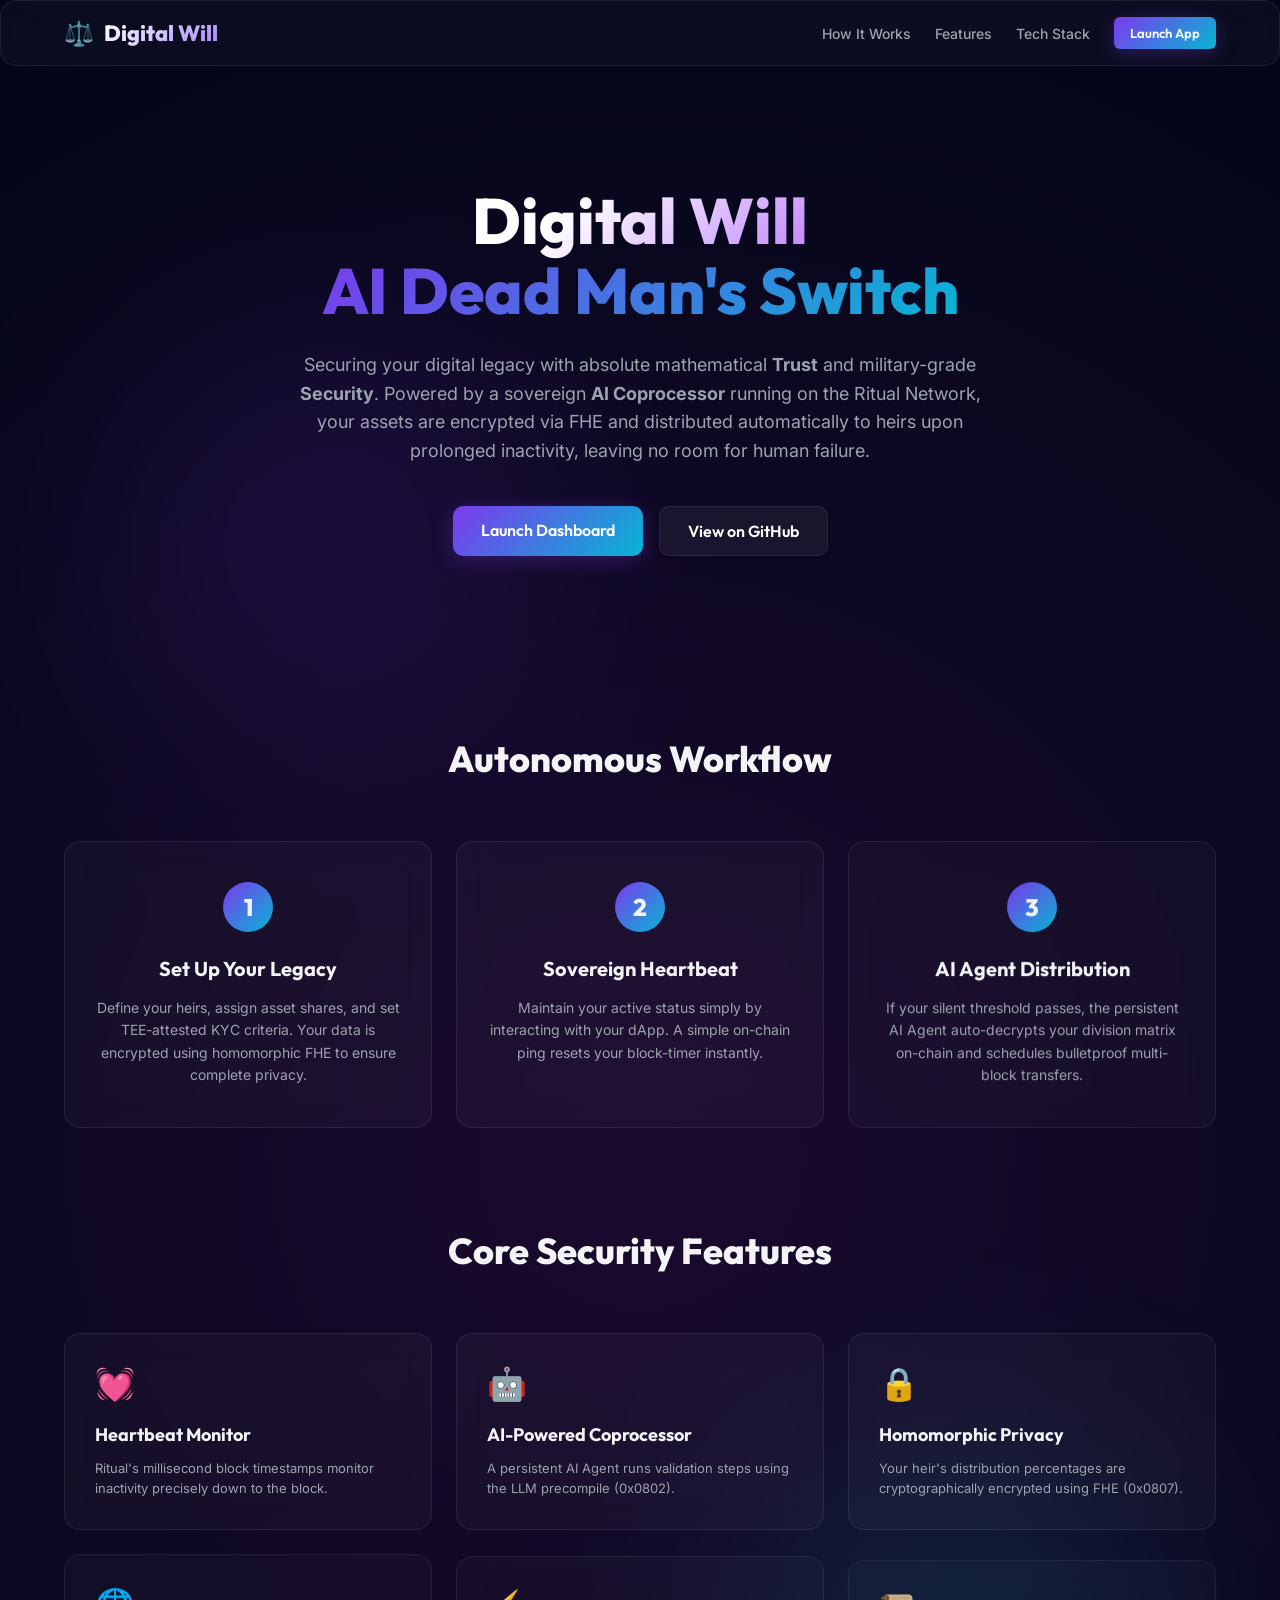
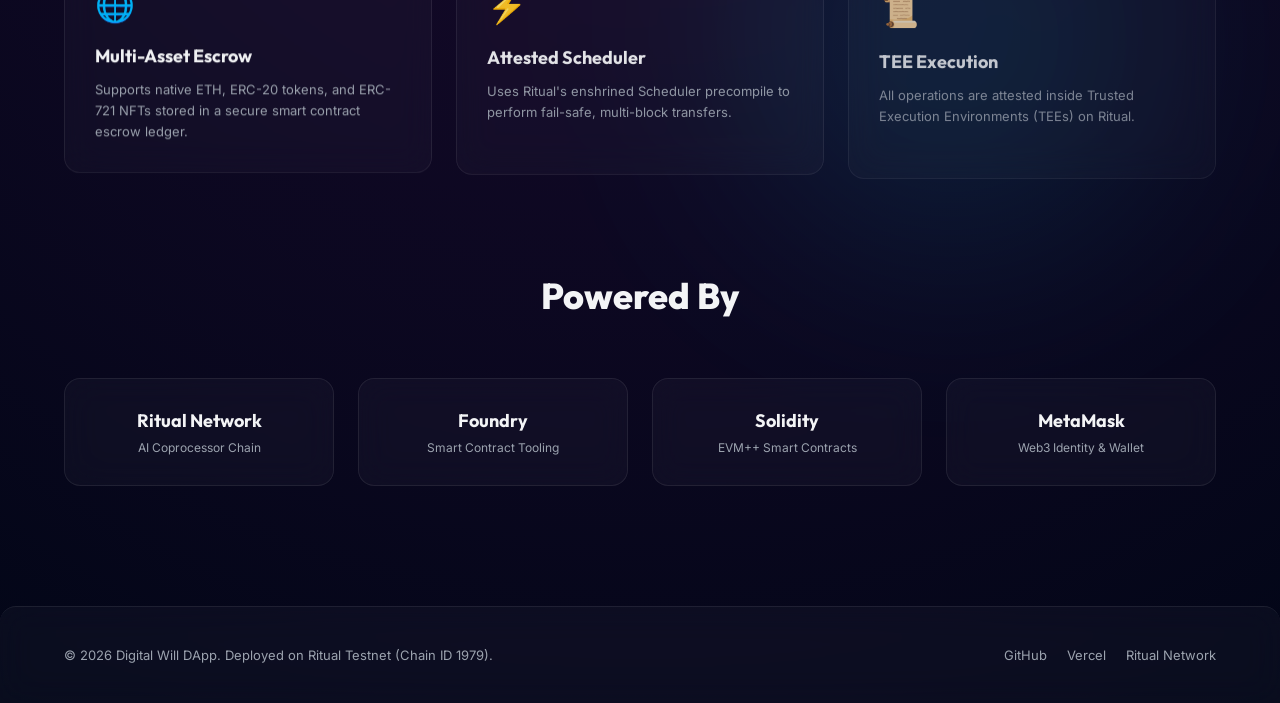
<file: frontend/index.html>
<!DOCTYPE html>
<html lang="en">
<head>
  <meta charset="UTF-8">
  <meta name="viewport" content="width=device-width, initial-scale=1.0">
  <title>Digital Will -- Trustless AI Dead Man's Switch on Ritual</title>
  <!-- Google Fonts: Inter & Outfit -->
  <link rel="preconnect" href="https://fonts.googleapis.com">
  <link rel="preconnect" href="https://fonts.gstatic.com" crossorigin>
  <link href="https://fonts.googleapis.com/css2?family=Inter:wght@300;400;500;600;700&family=Outfit:wght@400;600;800&display=swap" rel="stylesheet">
  <!-- Vanilla CSS for Landing Page -->
  <link rel="stylesheet" href="css/landing.css">
  <!-- GSAP CDN for smooth entrance animations -->
  <script src="https://cdnjs.cloudflare.com/ajax/libs/gsap/3.12.2/gsap.min.js"></script>
</head>
<body>
  <!-- Ambient background glow elements -->
  <div class="glow glow-1"></div>
  <div class="glow glow-2"></div>

  <!-- Header / Navigation -->
  <header class="glass">
    <div class="nav-container">
      <a href="index.html" class="logo">
        <span class="logo-icon">⚖️</span>
        <span class="logo-text">Digital Will</span>
      </a>
      <nav>
        <a href="#how-it-works">How It Works</a>
        <a href="#features">Features</a>
        <a href="#tech-stack">Tech Stack</a>
        <a href="app.html" class="btn btn-primary btn-sm">Launch App</a>
      </nav>
    </div>
  </header>

  <!-- Hero Section -->
  <section class="hero-section">
    <div class="hero-container">
      <h1 class="hero-title">
        <span class="gradient-text-purple">Digital Will</span><br>
        <span class="gradient-text-cyan">AI Dead Man's Switch</span>
      </h1>
      <p class="hero-subtitle">
        Securing your digital legacy with absolute mathematical <strong>Trust</strong> and military-grade <strong>Security</strong>. Powered by a sovereign <strong>AI Coprocessor</strong> running on the Ritual Network, your assets are encrypted via FHE and distributed automatically to heirs upon prolonged inactivity, leaving no room for human failure.
      </p>
      <div class="hero-ctas">
        <a href="app.html" class="btn btn-primary">Launch Dashboard</a>
        <a href="https://github.com" target="_blank" class="btn btn-secondary">View on GitHub</a>
      </div>
    </div>
  </section>

  <!-- How It Works Section -->
  <section id="how-it-works" class="section">
    <h2 class="section-title">Autonomous Workflow</h2>
    <div class="steps-grid">
      <!-- Step 1 -->
      <div class="step-card glass">
        <div class="step-num">1</div>
        <h3>Set Up Your Legacy</h3>
        <p>Define your heirs, assign asset shares, and set TEE-attested KYC criteria. Your data is encrypted using homomorphic FHE to ensure complete privacy.</p>
      </div>
      <!-- Step 2 -->
      <div class="step-card glass">
        <div class="step-num">2</div>
        <h3>Sovereign Heartbeat</h3>
        <p>Maintain your active status simply by interacting with your dApp. A simple on-chain ping resets your block-timer instantly.</p>
      </div>
      <!-- Step 3 -->
      <div class="step-card glass">
        <div class="step-num">3</div>
        <h3>AI Agent Distribution</h3>
        <p>If your silent threshold passes, the persistent AI Agent auto-decrypts your division matrix on-chain and schedules bulletproof multi-block transfers.</p>
      </div>
    </div>
  </section>

  <!-- Features Section -->
  <section id="features" class="section">
    <h2 class="section-title">Core Security Features</h2>
    <div class="features-grid">
      <!-- Feature 1 -->
      <div class="feature-card glass">
        <div class="feature-icon">💓</div>
        <h3>Heartbeat Monitor</h3>
        <p>Ritual's millisecond block timestamps monitor inactivity precisely down to the block.</p>
      </div>
      <!-- Feature 2 -->
      <div class="feature-card glass">
        <div class="feature-icon">🤖</div>
        <h3>AI-Powered Coprocessor</h3>
        <p>A persistent AI Agent runs validation steps using the LLM precompile (0x0802).</p>
      </div>
      <!-- Feature 3 -->
      <div class="feature-card glass">
        <div class="feature-icon">🔒</div>
        <h3>Homomorphic Privacy</h3>
        <p>Your heir's distribution percentages are cryptographically encrypted using FHE (0x0807).</p>
      </div>
      <!-- Feature 4 -->
      <div class="feature-card glass">
        <div class="feature-icon">🌐</div>
        <h3>Multi-Asset Escrow</h3>
        <p>Supports native ETH, ERC-20 tokens, and ERC-721 NFTs stored in a secure smart contract escrow ledger.</p>
      </div>
      <!-- Feature 5 -->
      <div class="feature-card glass">
        <div class="feature-icon">⚡</div>
        <h3>Attested Scheduler</h3>
        <p>Uses Ritual's enshrined Scheduler precompile to perform fail-safe, multi-block transfers.</p>
      </div>
      <!-- Feature 6 -->
      <div class="feature-card glass">
        <div class="feature-icon">📜</div>
        <h3>TEE Execution</h3>
        <p>All operations are attested inside Trusted Execution Environments (TEEs) on Ritual.</p>
      </div>
    </div>
  </section>

  <!-- Tech Stack Section -->
  <section id="tech-stack" class="section">
    <h2 class="section-title">Powered By</h2>
    <div class="tech-grid">
      <div class="tech-item glass">
        <h3>Ritual Network</h3>
        <p>AI Coprocessor Chain</p>
      </div>
      <div class="tech-item glass">
        <h3>Foundry</h3>
        <p>Smart Contract Tooling</p>
      </div>
      <div class="tech-item glass">
        <h3>Solidity</h3>
        <p>EVM++ Smart Contracts</p>
      </div>
      <div class="tech-item glass">
        <h3>MetaMask</h3>
        <p>Web3 Identity & Wallet</p>
      </div>
    </div>
  </section>

  <!-- Footer -->
  <footer class="glass">
    <div class="footer-container">
      <p>&copy; 2026 Digital Will DApp. Deployed on Ritual Testnet (Chain ID 1979).</p>
      <div class="footer-links">
        <a href="https://github.com" target="_blank">GitHub</a>
        <a href="https://vercel.com" target="_blank">Vercel</a>
        <a href="https://ritual.net" target="_blank">Ritual Network</a>
      </div>
    </div>
  </footer>

  <!-- GSAP Animation Scripts -->
  <script>
    document.addEventListener("DOMContentLoaded", () => {
      // Entrance animations for Hero
      gsap.from(".hero-title", { opacity: 0, y: 40, duration: 1.2, ease: "power3.out" });
      gsap.from(".hero-subtitle", { opacity: 0, y: 30, duration: 1.2, delay: 0.3, ease: "power3.out" });
      gsap.from(".hero-ctas", { opacity: 0, y: 20, duration: 1.2, delay: 0.5, ease: "power3.out" });

      // Staggered reveal for step cards
      gsap.from(".step-card", {
        opacity: 0,
        y: 40,
        duration: 1,
        stagger: 0.2,
        delay: 0.6,
        ease: "power2.out"
      });
      
      // Feature cards stagger reveal
      gsap.from(".feature-card", {
        opacity: 0,
        y: 30,
        duration: 0.8,
        stagger: 0.15,
        delay: 0.8,
        ease: "power2.out"
      });
    });
  </script>
</body>
</html>
</file>
<file: frontend/css/landing.css>
/* Landing Page CSS -- Integrated with Tokens.css & Shadcn/ui Patterns */
@import "tokens.css";

* {
  box-sizing: border-box;
  margin: 0;
  padding: 0;
}

body {
  background-color: var(--bg-app);
  background-image: radial-gradient(circle at 50% 50%, #1a0a2e 0%, var(--bg-app) 100%);
  color: var(--text-main);
  font-family: var(--primitive-font-sans);
  overflow-x: hidden;
  position: relative;
  min-height: 100vh;
}

/* Ambient glow elements */
.glow {
  position: absolute;
  width: 400px;
  height: 400px;
  border-radius: 50%;
  filter: blur(120px);
  pointer-events: none;
  z-index: 0;
  opacity: 0.15;
}

.glow-1 {
  background: var(--color-primary);
  top: 15%;
  left: 10%;
}

.glow-2 {
  background: var(--color-secondary);
  bottom: 20%;
  right: 10%;
}

/* Glassmorphism utility */
.glass {
  background: var(--card-bg);
  backdrop-filter: blur(var(--card-blur));
  -webkit-backdrop-filter: blur(var(--card-blur));
  border: 1px solid var(--card-border);
  border-radius: var(--card-radius);
}

/* Navigation */
header {
  position: sticky;
  top: 0;
  width: 100%;
  z-index: 100;
  padding: 16px 0;
  margin-bottom: 40px;
}

.nav-container {
  max-width: 1200px;
  margin: 0 auto;
  display: flex;
  justify-content: space-between;
  align-items: center;
  padding: 0 24px;
}

.logo {
  display: flex;
  align-items: center;
  gap: 10px;
  text-decoration: none;
}

.logo-icon {
  font-size: 24px;
}

.logo-text {
  font-family: var(--primitive-font-display);
  font-weight: 800;
  font-size: 22px;
  background: linear-gradient(135deg, #ffffff 0%, #a78bfa 100%);
  -webkit-background-clip: text;
  -webkit-text-fill-color: transparent;
}

nav {
  display: flex;
  align-items: center;
  gap: 24px;
}

nav a {
  color: var(--text-muted);
  text-decoration: none;
  font-size: 14px;
  font-weight: 500;
  transition: color 0.2s;
}

nav a:hover {
  color: white;
}

/* Buttons */
.btn {
  display: inline-block;
  font-family: var(--primitive-font-display);
  font-weight: 600;
  text-decoration: none;
  padding: 14px 28px;
  border-radius: var(--btn-radius);
  cursor: pointer;
  transition: transform 0.2s, box-shadow 0.2s;
  border: none;
  box-shadow: var(--btn-shadow);
}

.btn:hover {
  transform: translateY(-2px);
}

.btn-primary {
  background: linear-gradient(135deg, var(--color-primary) 0%, var(--color-secondary) 100%);
  color: white;
  box-shadow: 0 4px 20px rgba(124, 58, 237, 0.3);
}

.btn-primary:hover {
  box-shadow: 0 6px 24px rgba(124, 58, 237, 0.5);
}

.btn-secondary {
  background: rgba(255, 255, 255, 0.05);
  color: white;
  border: 1px solid var(--border-muted);
}

.btn-secondary:hover {
  background: rgba(255, 255, 255, 0.1);
}

.btn-sm {
  padding: 8px 16px;
  font-size: 13px;
  border-radius: var(--primitive-radius-sm);
}

/* Hero Section */
.hero-section {
  max-width: 1200px;
  margin: 0 auto;
  padding: 80px 24px;
  text-align: center;
  position: relative;
  z-index: 1;
}

.hero-title {
  font-family: var(--primitive-font-display);
  font-weight: 800;
  font-size: 64px;
  line-height: 1.1;
  margin-bottom: 24px;
}

.gradient-text-purple {
  background: linear-gradient(135deg, #ffffff 30%, #c084fc 100%);
  -webkit-background-clip: text;
  -webkit-text-fill-color: transparent;
}

.gradient-text-cyan {
  background: linear-gradient(135deg, var(--color-primary) 0%, var(--color-secondary) 100%);
  -webkit-background-clip: text;
  -webkit-text-fill-color: transparent;
}

.hero-subtitle {
  font-size: 18px;
  color: var(--text-muted);
  max-width: 700px;
  margin: 0 auto 40px auto;
  line-height: 1.6;
}

.hero-ctas {
  display: flex;
  justify-content: center;
  gap: 16px;
}

/* Section base */
.section {
  max-width: 1200px;
  margin: 100px auto;
  padding: 0 24px;
  position: relative;
  z-index: 1;
}

.section-title {
  font-family: var(--primitive-font-display);
  font-size: 36px;
  font-weight: 800;
  text-align: center;
  margin-bottom: 60px;
}

/* Steps Grid (How it works) */
.steps-grid {
  display: grid;
  grid-template-columns: repeat(auto-fit, minmax(300px, 1fr));
  gap: 24px;
}

.step-card {
  padding: 40px 30px;
  text-align: center;
  position: relative;
  transition: border-color 0.3s;
}

.step-card:hover {
  border-color: var(--border-active);
}

.step-num {
  font-family: var(--primitive-font-display);
  font-size: 24px;
  font-weight: 800;
  width: 50px;
  height: 50px;
  border-radius: 50%;
  background: linear-gradient(135deg, var(--color-primary) 0%, var(--color-secondary) 100%);
  display: flex;
  justify-content: center;
  align-items: center;
  margin: 0 auto 24px auto;
}

.step-card h3 {
  font-family: var(--primitive-font-display);
  font-size: 20px;
  margin-bottom: 16px;
}

.step-card p {
  color: var(--text-muted);
  font-size: 14px;
  line-height: 1.6;
}

/* Features Grid */
.features-grid {
  display: grid;
  grid-template-columns: repeat(auto-fit, minmax(280px, 1fr));
  gap: 24px;
}

.feature-card {
  padding: 30px;
  transition: transform 0.3s, border-color 0.3s;
}

.feature-card:hover {
  transform: translateY(-5px);
  border-color: var(--border-active);
}

.feature-icon {
  font-size: 32px;
  margin-bottom: 20px;
}

.feature-card h3 {
  font-family: var(--primitive-font-display);
  font-size: 18px;
  margin-bottom: 12px;
}

.feature-card p {
  color: var(--text-muted);
  font-size: 13px;
  line-height: 1.6;
}

/* Tech Grid */
.tech-grid {
  display: grid;
  grid-template-columns: repeat(auto-fit, minmax(220px, 1fr));
  gap: 24px;
  text-align: center;
}

.tech-item {
  padding: 30px;
}

.tech-item h3 {
  font-family: var(--primitive-font-display);
  font-size: 18px;
  margin-bottom: 8px;
}

.tech-item p {
  color: var(--text-muted);
  font-size: 12px;
}

/* Footer */
footer {
  margin-top: 120px;
  padding: 40px 0;
  border-radius: 16px 16px 0 0 !important;
  border-bottom: none !important;
  border-left: none !important;
  border-right: none !important;
}

.footer-container {
  max-width: 1200px;
  margin: 0 auto;
  display: flex;
  justify-content: space-between;
  align-items: center;
  padding: 0 24px;
  flex-wrap: wrap;
  gap: 20px;
  color: var(--text-muted);
  font-size: 13px;
}

.footer-links {
  display: flex;
  gap: 20px;
}

.footer-links a {
  color: var(--text-muted);
  text-decoration: none;
  transition: color 0.2s;
}

.footer-links a:hover {
  color: white;
}

/* Responsiveness */
@media (max-width: 768px) {
  .hero-title {
    font-size: 44px;
  }
  .nav-container {
    flex-direction: column;
    gap: 16px;
  }
  .footer-container {
    flex-direction: column;
    text-align: center;
  }
}
</file>
